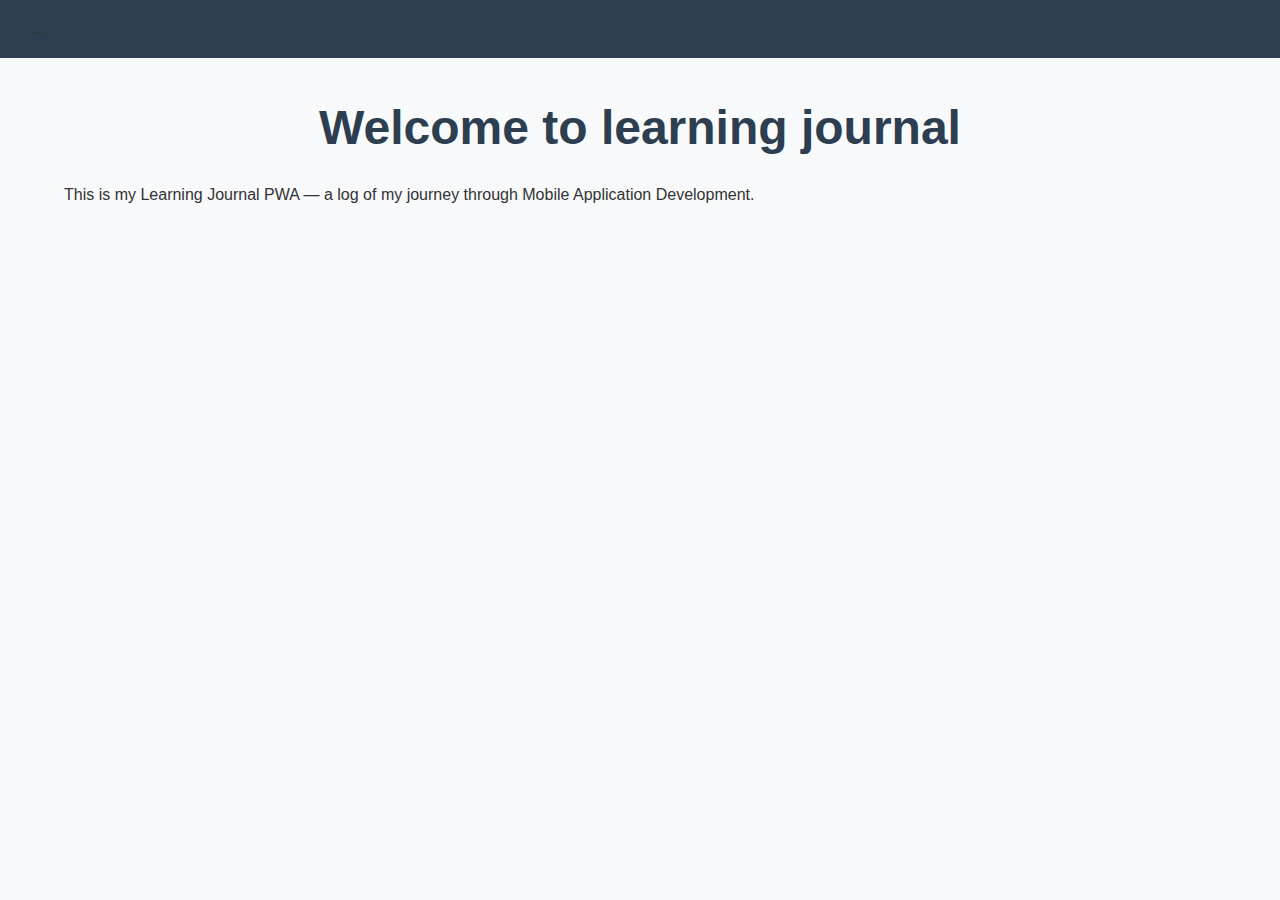
<file: index.html>
<!DOCTYPE html>
<html lang="en">
<head>
  <meta charset="UTF-8">
  <meta name="viewport" content="width=device-width, initial-scale=1.0">
  <title>My Learning Journal</title>
  <link rel="stylesheet" href="css/style.css">
</head>
<body>
  <nav>...</nav>
  <div class="container">
    <h1>Welcome to learning journal</h1>
    <p>This is my Learning Journal PWA — a log of my journey through Mobile Application Development.</p>
  </div>
</body>
</html>
</file>
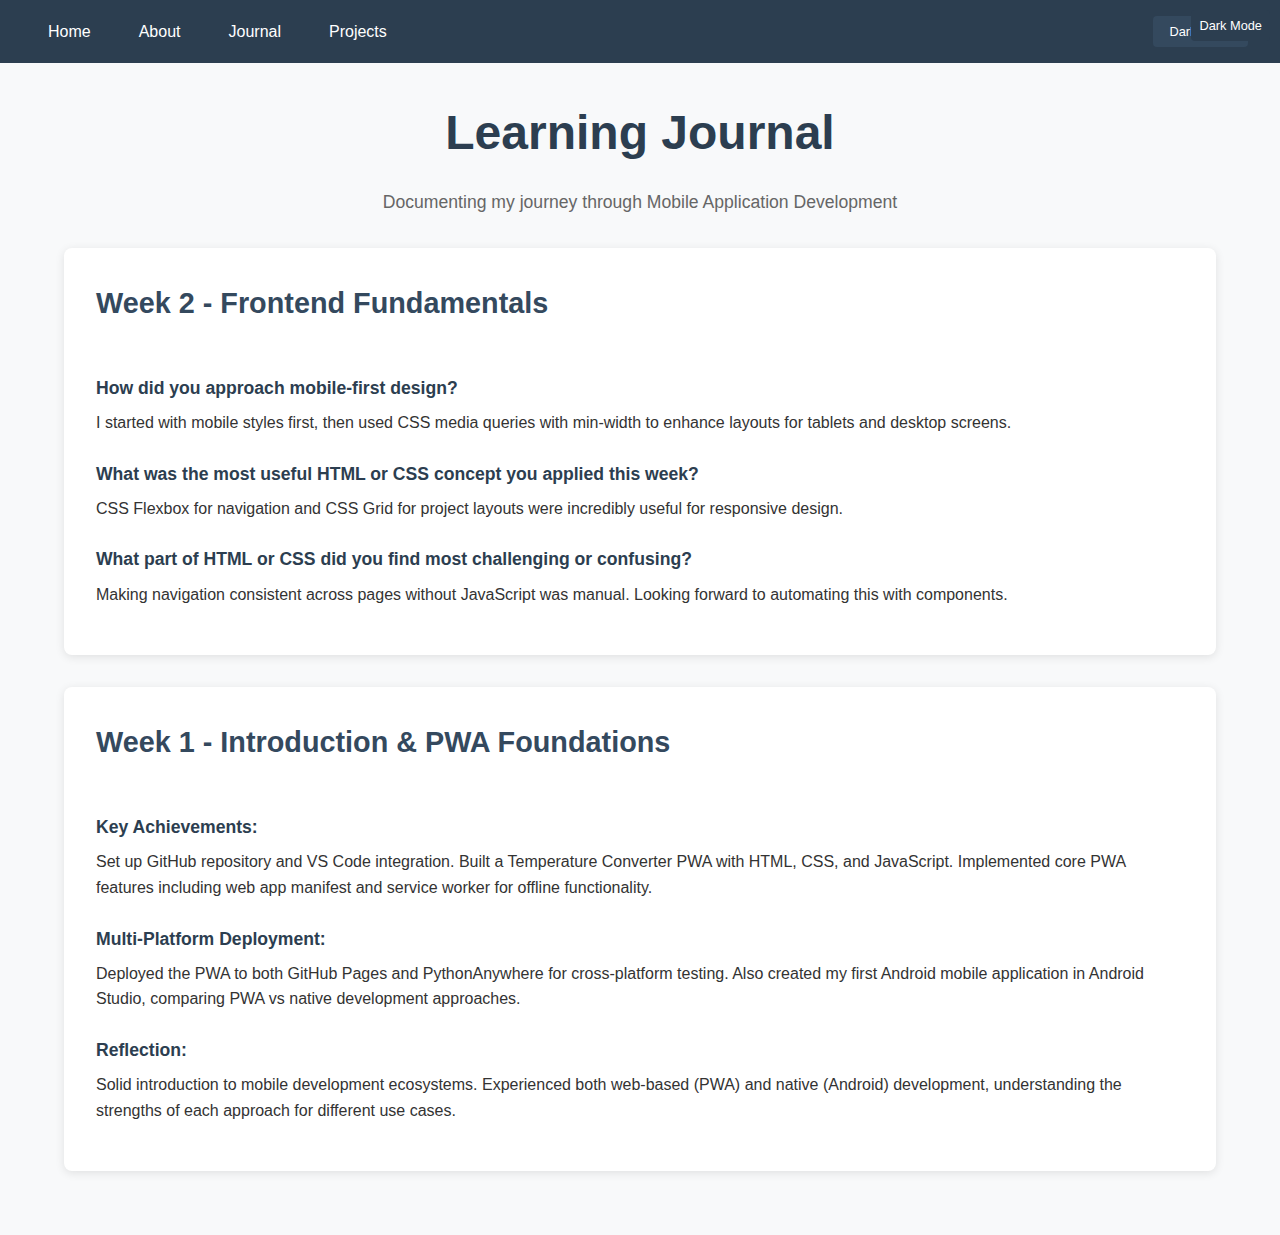
<file: journal.html>
<!DOCTYPE html>
<html lang="en">
<head>
    <meta charset="UTF-8">
    <meta name="viewport" content="width=device-width, initial-scale=1.0">
    <title>Learning Journal - My Learning Journal</title>
    <link rel="stylesheet" href="css/style.css">
</head>
<body>

<button id="dark-mode-toggle" style="position: fixed; top: 10px; right: 10px; z-index: 1000; padding: 0.5rem; background: #2c3e50; color: white; border: none; border-radius: 4px; cursor: pointer;">
    Dark Mode
</button>

   <div class="container">
        <h1>Learning Journal</h1>
        <p class="subtitle">Documenting my journey through Mobile Application Development</p>
        
        <!-- Week 2 Entry -->
        <article class="journal-entry">
            <h2>Week 2 - Frontend Fundamentals</h2>
            
            <div class="entry-content">
                <h3>How did you approach mobile-first design?</h3>
                <p>I started with mobile styles first, then used CSS media queries with min-width to enhance layouts for tablets and desktop screens.</p>
                
                <h3>What was the most useful HTML or CSS concept you applied this week?</h3>
                <p>CSS Flexbox for navigation and CSS Grid for project layouts were incredibly useful for responsive design.</p>
                
                <h3>What part of HTML or CSS did you find most challenging or confusing?</h3>
                <p>Making navigation consistent across pages without JavaScript was manual. Looking forward to automating this with components.</p>
            </div>
        </article>
        
        <!-- Week 1 Entry -->
        <article class="journal-entry">
            <h2>Week 1 - Introduction & PWA Foundations</h2>
            
            <div class="entry-content">
                <h3>Key Achievements:</h3>
<p>
    Set up GitHub repository and VS Code integration. Built a Temperature Converter PWA with HTML, CSS, and JavaScript. Implemented core PWA features including web app manifest and service worker for offline functionality.
</p>
                
                <h3>Multi-Platform Deployment:</h3>
                <p>Deployed the PWA to both GitHub Pages and PythonAnywhere for cross-platform testing. Also created my first Android mobile application in Android Studio, comparing PWA vs native development approaches.</p>
                
                <h3>Reflection:</h3>
                <p>Solid introduction to mobile development ecosystems. Experienced both web-based (PWA) and native (Android) development, understanding the strengths of each approach for different use cases.</p>
            </div>
        </article>
    </div>
<script src="js/script.js"></script>
</body>
</html>
</file>
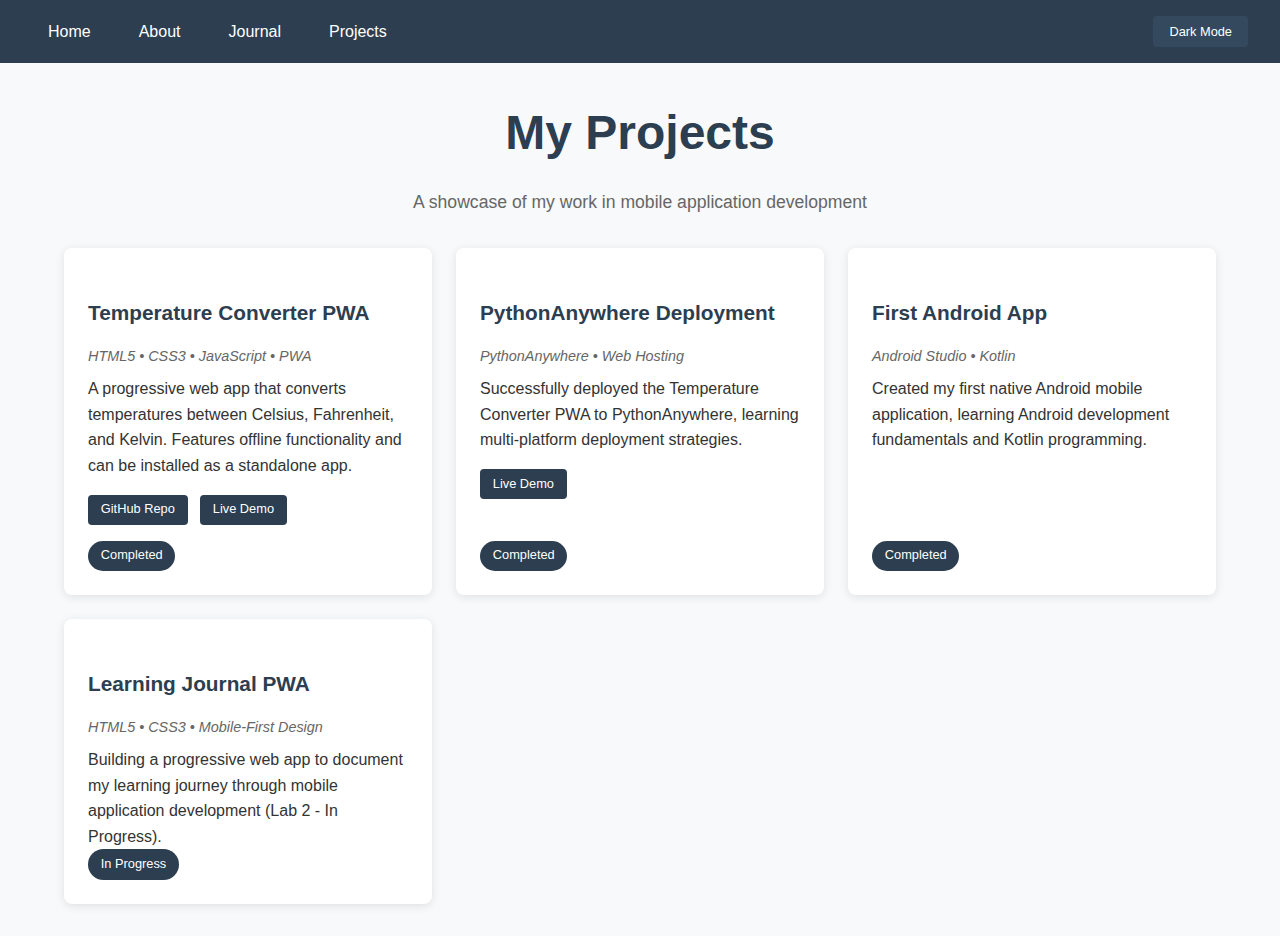
<file: projects.html>
<!DOCTYPE html>
<html lang="en">
<head>
    <meta charset="UTF-8">
    <meta name="viewport" content="width=device-width, initial-scale=1.0">
    <title>Projects - My Learning Journal</title>
    <link rel="stylesheet" href="css/style.css">
</head>
<body>
    <div class="container">
        <h1>My Projects</h1>
        <p class="subtitle">A showcase of my work in mobile application development</p>
        
        <div class="project-grid">
            <!-- Lab 1 Real Projects -->
            <div class="project-card">
                <h3>Temperature Converter PWA</h3>
                <p class="project-tech">HTML5 • CSS3 • JavaScript • PWA</p>
                <p>A progressive web app that converts temperatures between Celsius, Fahrenheit, and Kelvin. Features offline functionality and can be installed as a standalone app.</p>
                <div class="project-links">
                    <a href="https://github.com/Lucas-ctrl1/TemperatureConverterPWA" target="_blank">GitHub Repo</a>
                    <a href="https://lucas-ctrl1.github.io/TemperatureConverterPWA/" target="_blank">Live Demo</a>
                </div>
                <div class="project-status">Completed</div>
            </div>
            
            <div class="project-card">
                <h3>PythonAnywhere Deployment</h3>
                <p class="project-tech">PythonAnywhere • Web Hosting</p>
                <p>Successfully deployed the Temperature Converter PWA to PythonAnywhere, learning multi-platform deployment strategies.</p>
                <div class="project-links">
                    <a href="https://lucas114.pythonanywhere.com/" target="_blank">Live Demo</a>
                </div>
                <div class="project-status">Completed</div>
            </div>
            
            <div class="project-card">
                <h3>First Android App</h3>
                <p class="project-tech">Android Studio • Kotlin</p>
                <p>Created my first native Android mobile application, learning Android development fundamentals and Kotlin programming.</p>
                <div class="project-status">Completed</div>
            </div>

            <!-- Current Lab 2 Project -->
            <div class="project-card">
                <h3>Learning Journal PWA</h3>
                <p class="project-tech">HTML5 • CSS3 • Mobile-First Design</p>
                <p>Building a progressive web app to document my learning journey through mobile application development (Lab 2 - In Progress).</p>
                <div class="project-status">In Progress</div>
            </div>
        </div>
    </div>
<script src="js/script.js"></script>
</body>
</html>
</file>
<file: css/style.css>
/* Reset and base styles */
* {
    margin: 0;
    padding: 0;
    box-sizing: border-box;
}

body {
    font-family: 'Arial', sans-serif;
    line-height: 1.6;
    background: #f8f9fa; /* Light background */
    color: #333; /* Basic text color */
}

/* === LAYOUT USING FLEXBOX === */
/* Navigation Flexbox */
nav {
    background: #2c3e50;
    padding: 1rem 2rem;
    position: sticky;
    top: 0;
    z-index: 100;
    display: flex;
    justify-content: space-between;
    align-items: center;
}

nav ul {
    display: flex;
    list-style: none;
    gap: 1rem;
}

nav a {
    color: white;
    text-decoration: none;
    padding: 0.5rem 1rem;
    border-radius: 4px;
    transition: background 0.3s;
}

/* Dark Mode Toggle Button */
#dark-mode-toggle {
    background: #34495e;
    color: white;
    border: none;
    border-radius: 4px;
    cursor: pointer;
    font-size: 0.8rem;
    padding: 0.5rem 1rem;
    margin-left: auto;
    transition: background 0.3s;
}

#dark-mode-toggle:hover {
    background: #4a6378;
}

/* === HIGHLIGHT ACTIVE PAGE === */
nav a:hover {
    background: #34495e;
}

/* === BASIC COLOURS, FONTS, AND SPACING === */
.container {
    width: 90%;
    max-width: 1200px;
    margin: 0 auto;
    padding: 2rem 0;
}

/* === HIGHLIGHT HEADINGS === */
h1 {
    color: #2c3e50; /* Dark blue-grey */
    font-size: 2.5rem;
    margin-bottom: 1rem;
    text-align: center;
}

h2 {
    color: #34495e;
    font-size: 1.8rem;
    margin-bottom: 1rem;
    padding-bottom: 0.5rem;
}

h3 {
    color: #2c3e50;
    font-size: 1.3rem;
    margin: 1.5rem 0 0.5rem;
}

.journal-entry .entry-content h3 {
    font-size: 1.1rem;
    margin: 1.5rem 0 0.5rem;
    font-weight: bold;
}

/* === LAYOUT USING GRID === */
/* Project Grid Layout */
.project-grid {
    display: grid;
    gap: 1.5rem;
    margin-top: 2rem;
}

/* Journal entries - Flexbox layout */
.journal-entry {
    background: white;
    padding: 2rem;
    margin: 2rem 0;
    border-radius: 8px;
    box-shadow: 0 2px 10px rgba(0,0,0,0.1);
    display: flex;
    flex-direction: column;
}

/* === BASIC SPACING === */
.subtitle {
    color: #666;
    margin-bottom: 2rem;
    font-size: 1.1rem;
    text-align: center;
}

.entry-content p {
    margin-bottom: 1rem;
    line-height: 1.6;
}

/* Fix journal h3 font size */
.entry-content h3 {
    font-size: 1.1rem;
    margin: 1.5rem 0 0.5rem;
}

/* === CARDS WITH FLEXBOX === */
.project-card {
    background: white;
    padding: 1.5rem;
    border-radius: 8px;
    box-shadow: 0 2px 10px rgba(0,0,0,0.1);
    display: flex;
    flex-direction: column;
    transition: transform 0.3s;
}

.project-card:hover {
    transform: translateY(-3px);
}

/* === HIGHLIGHT KEY ELEMENTS === */
.project-tech {
    color: #666; /* Neutral gray */
    font-size: 0.9rem;
    margin: 0.5rem 0;
    font-style: italic;
}

.project-status {
    display: inline-block;
    background: #2c3e50; /* Dark background */
    color: white;
    padding: 0.3rem 0.8rem;
    border-radius: 20px;
    font-size: 0.8rem;
    margin-top: auto; /* Push to bottom in flex container */
    align-self: flex-start;
}

/* Project links */
.project-links {
    margin: 1rem 0;
}

.project-links a {
    display: inline-block;
    background: #2c3e50;
    color: white;
    padding: 0.3rem 0.8rem;
    border-radius: 4px;
    text-decoration: none;
    margin-right: 0.5rem;
    font-size: 0.8rem;
    transition: background 0.3s;
}

.project-links a:hover {
    background: #34495e;
}

/* === PROFILE FLEXBOX LAYOUT === */
.profile {
    background: white;
    padding: 2rem;
    border-radius: 8px;
    box-shadow: 0 2px 10px rgba(0,0,0,0.1);
    display: flex;
    flex-direction: column;
    align-items: center;
    text-align: center;
}

/* Homepage link grid */
.link-grid {
    display: grid;
    gap: 1.5rem;
    margin-top: 1.5rem;
}

.link-card {
    background: white;
    padding: 2rem;
    border-radius: 8px;
    text-decoration: none;
    color: inherit;
    box-shadow: 0 2px 10px rgba(0,0,0,0.1);
    transition: transform 0.3s, box-shadow 0.3s;
    display: flex;
    flex-direction: column;
    align-items: center;
}

.link-card:hover {
    transform: translateY(-5px);
    box-shadow: 0 5px 20px rgba(0,0,0,0.15);
}

/* Remove list dots and fix alignment */
.skills ul {
    list-style: none;
    padding: 0;
}

.skills li {
    margin-bottom: 0.5rem;
}

.student-id {
    margin: 0.2rem 0 1.5rem 0;
    color: #666;
    font-weight: normal;
}

/* === DARK MODE STYLES === */
body.dark-mode {
    background: #1a1a1a;
    color: #ffffff;
}

body.dark-mode .journal-entry,
body.dark-mode .project-card,
body.dark-mode .profile,
body.dark-mode .link-card {
    background: #2d2d2d;
    color: #ffffff;
    box-shadow: 0 2px 10px rgba(255,255,255,0.1);
}

body.dark-mode nav {
    background: #000000;
}

body.dark-mode .project-tech {
    color: #cccccc;
}

body.dark-mode h1,
body.dark-mode h2,
body.dark-mode h3 {
    color: #ffffff;
}

body.dark-mode .subtitle {
    color: #cccccc;
}

/* === MOBILE-FIRST MEDIA QUERIES === */
/* Tablet styles */
@media (min-width: 768px) {
    .project-grid {
        grid-template-columns: repeat(2, 1fr);
    }

    h1 {
        font-size: 3rem;
    }
}

/* Desktop styles */
@media (min-width: 1024px) {
    .project-grid {
        grid-template-columns: repeat(3, 1fr);
    }
}

/* Mobile responsive */
@media (max-width: 768px) {
    nav {
        padding: 1rem;
        flex-direction: column;
        gap: 1rem;
    }
    
    nav ul {
        flex-wrap: wrap;
        justify-content: center;
    }
    
    #dark-mode-toggle {
        margin-left: 0;
    }
}
</file>
